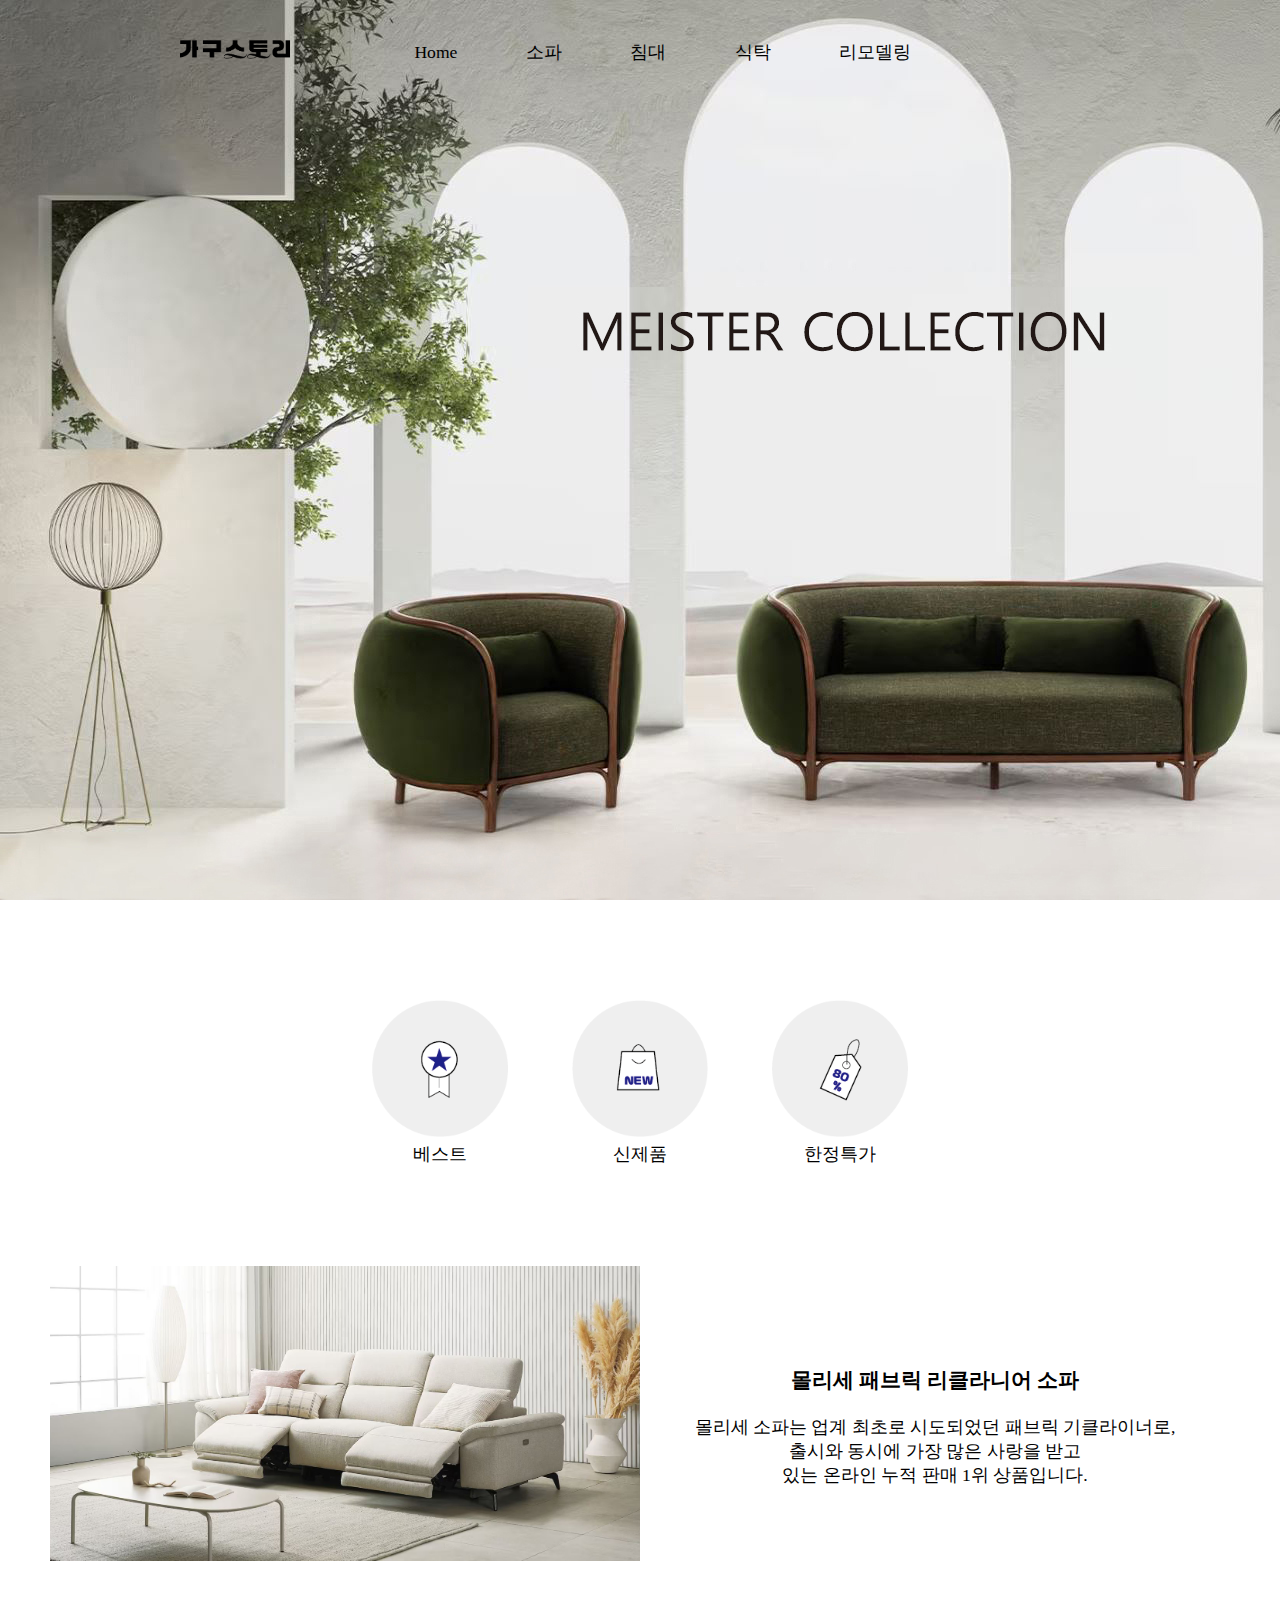
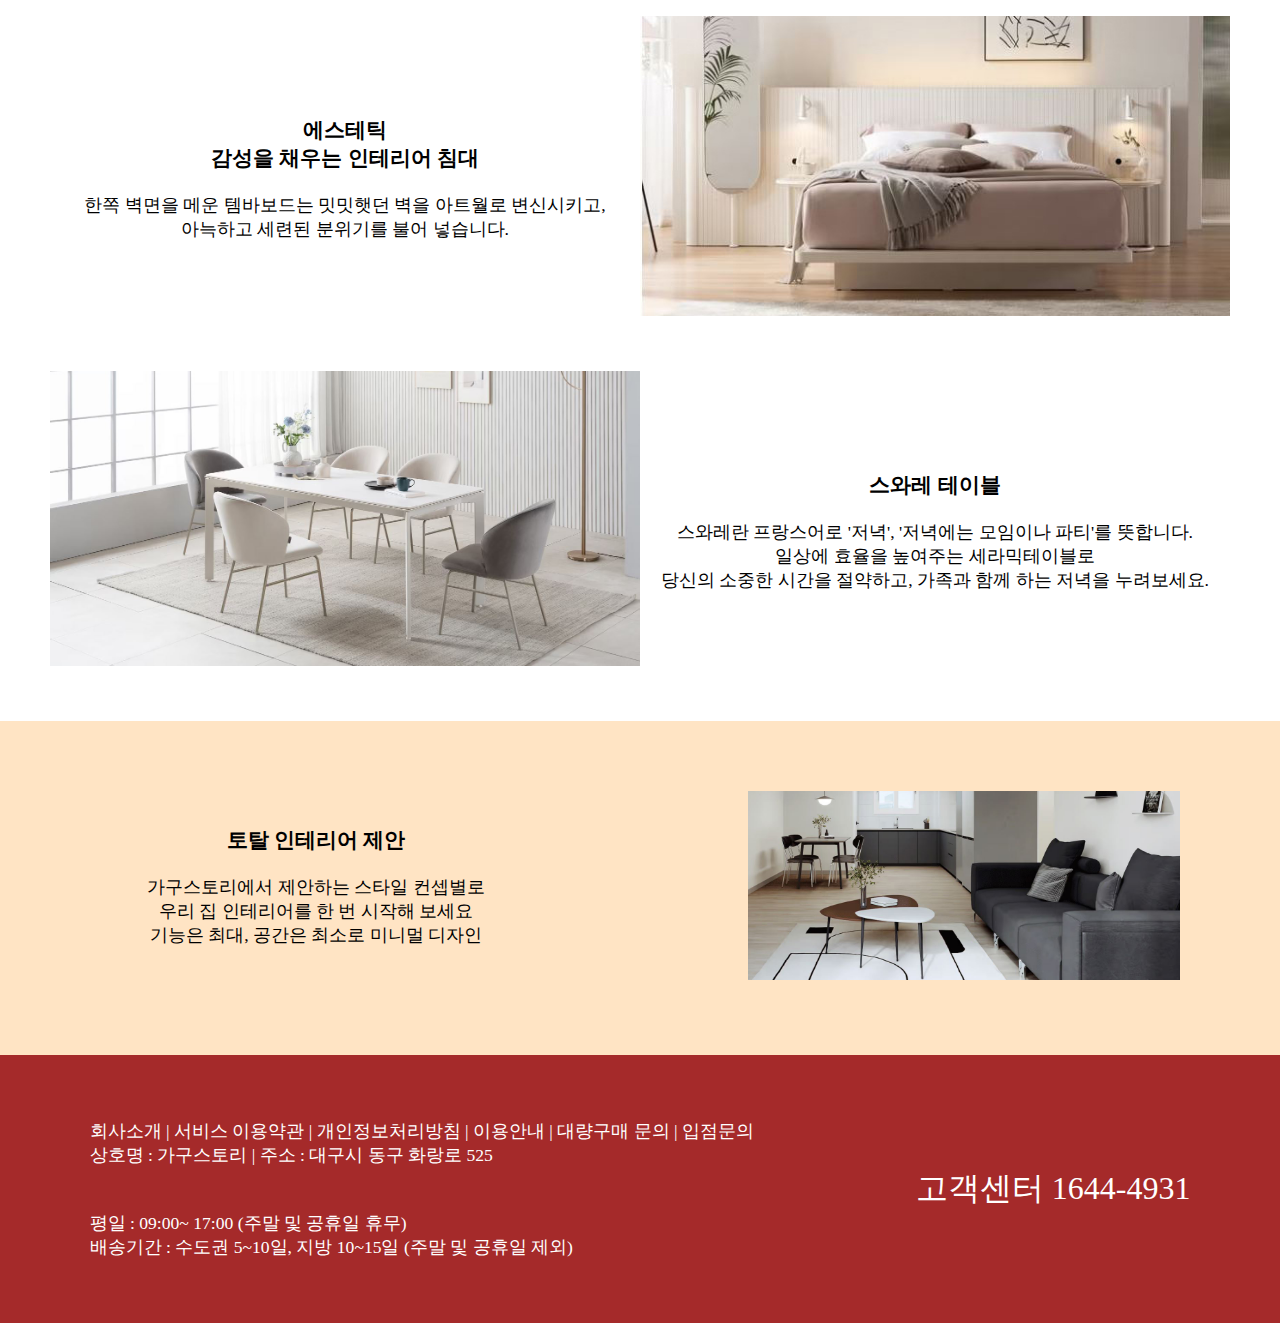
<file: project1/index.html>
<!DOCTYPE html>
<html lang="ko">
  <head>
    <meta charset="UTF-8" />
    <meta name="viewport" content="width:device-width, initial-scale=1.0" />
    <title>furniture</title>
    <link rel="stylesheet" href="furniture.css" />
    <style></style>
  </head>

  <body>
    <main>
      <header>
        <div class="logo">
          <img src="img/furniterestory.png" />
        </div>
        <nav>
          <ul>
            <li><a href="#"> Home </a></li>
            <li><a href="#"> 소파 </a></li>
            <li><a href="#"> 침대 </a></li>
            <li><a href="#"> 식탁 </a></li>
            <li><a href="#"> 리모델링 </a></li>
          </ul>
        </nav>
      </header>
    </main>
    <div class="ct1">
      <div class="c1">
        <img src="img/best.png" />
        <p>베스트</p>
      </div>
      <div class="c1">
        <img src="img/new.png" />
        <p>신제품</p>
      </div>
      <div class="c1">
        <img src="img/sale.png" />
        <p>한정특가</p>
      </div>
    </div>
    <div class="box1">
      <div class="box1-img">
        <img src="img/sofa.jpg" />
      </div>
      <div class="box1-text">
        <h3>몰리세 패브릭 리클라니어 소파</h3>
        <br />
        <p>
          몰리세 소파는 업계 최초로 시도되었던 패브릭 기클라이너로,<br />
          출시와 동시에 가장 많은 사랑을 받고 <br />
          있는 온라인 누적 판매 1위 상품입니다.
        </p>
      </div>
    </div>
    <div class="box1">
      <div class="box1-text">
        <h3>
          에스테틱 <br />
          감성을 채우는 인테리어 침대
        </h3>
        <br />
        <p>
          한쪽 벽면을 메운 템바보드는 밋밋햇던 벽을 아트월로 변신시키고,<br />
          아늑하고 세련된 분위기를 불어 넣습니다.
        </p>
      </div>
      <div class="box1-img">
        <img src="img/bed.jpg" />
      </div>
    </div>
    <div class="box1">
      <div class="box1-img">
        <img src="img/table.jpg" />
      </div>
      <div class="box1-text">
        <h3>스와레 테이블</h3>
        <br />
        <p>
          스와레란 프랑스어로 '저녁', '저녁에는 모임이나 파티'를 뜻합니다.<br />
          일상에 효율을 높여주는 세라믹테이블로 <br />
          당신의 소중한 시간을 절약하고, 가족과 함께 하는 저녁을 누려보세요.
        </p>
      </div>
    </div>
    <div class="ct2-bg">
      <div class="ct2 wrap">
        <div class="c2-left">
          <h3>토탈 인테리어 제안</h3>
          <br />
          <p>
            가구스토리에서 제안하는 스타일 컨셉별로 <br />
            우리 집 인테리어를 한 번 시작해 보세요 <br />
            기능은 최대, 공간은 최소로 미니멀 디자인
          </p>
        </div>
        <div class="c2-right">
          <img src="img/interior.jpg" />
        </div>
      </div>
    </div>

    <footer>
      <p>
        회사소개 | 서비스 이용약관 | 개인정보처리방침 | 이용안내 | 대량구매 문의
        | 입점문의 <br />
        상호명 : 가구스토리 | 주소 : 대구시 동구 화랑로 525
      </p>
      <p class="p-right">고객센터 1644-4931</p>
      <p>
        평일 : 09:00~ 17:00 (주말 및 공휴일 휴무) <br />
        배송기간 : 수도권 5~10일, 지방 10~15일 (주말 및 공휴일 제외)
      </p>
    </footer>
  </body>
</html>
</file>
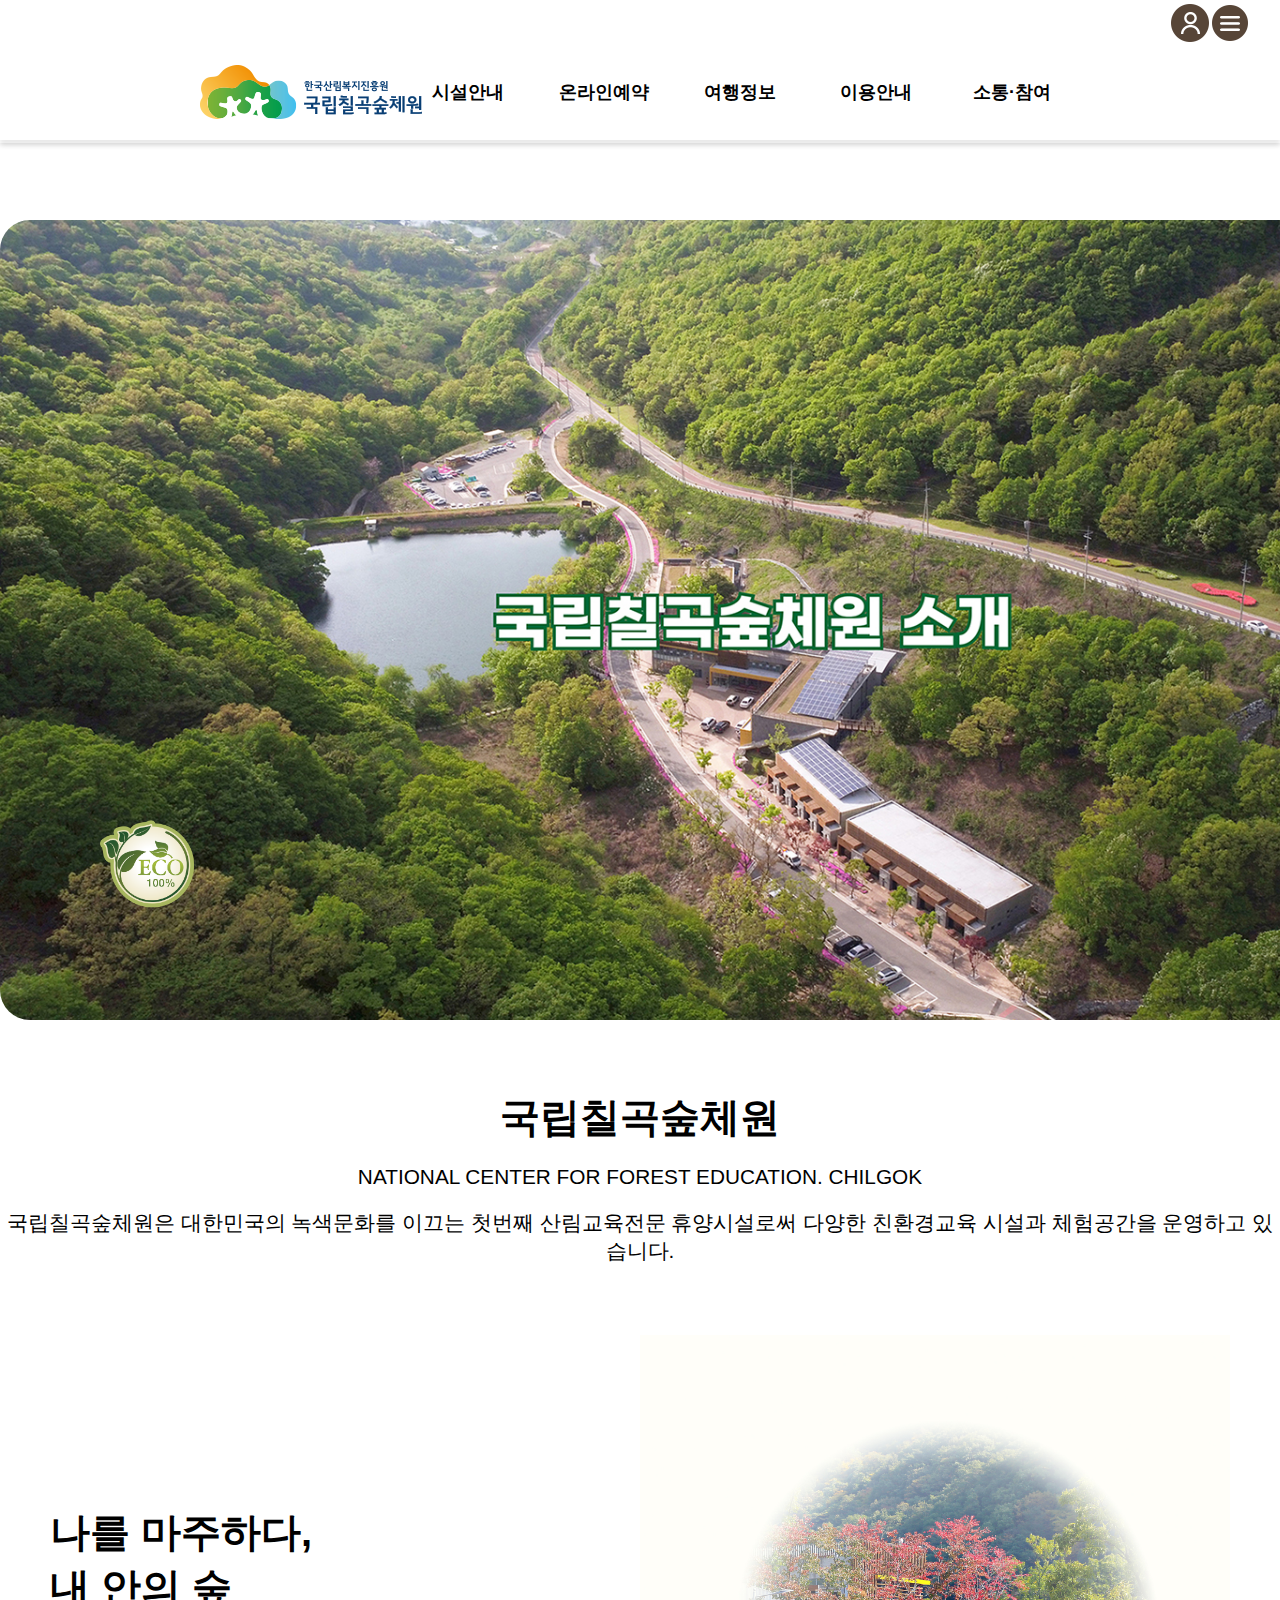
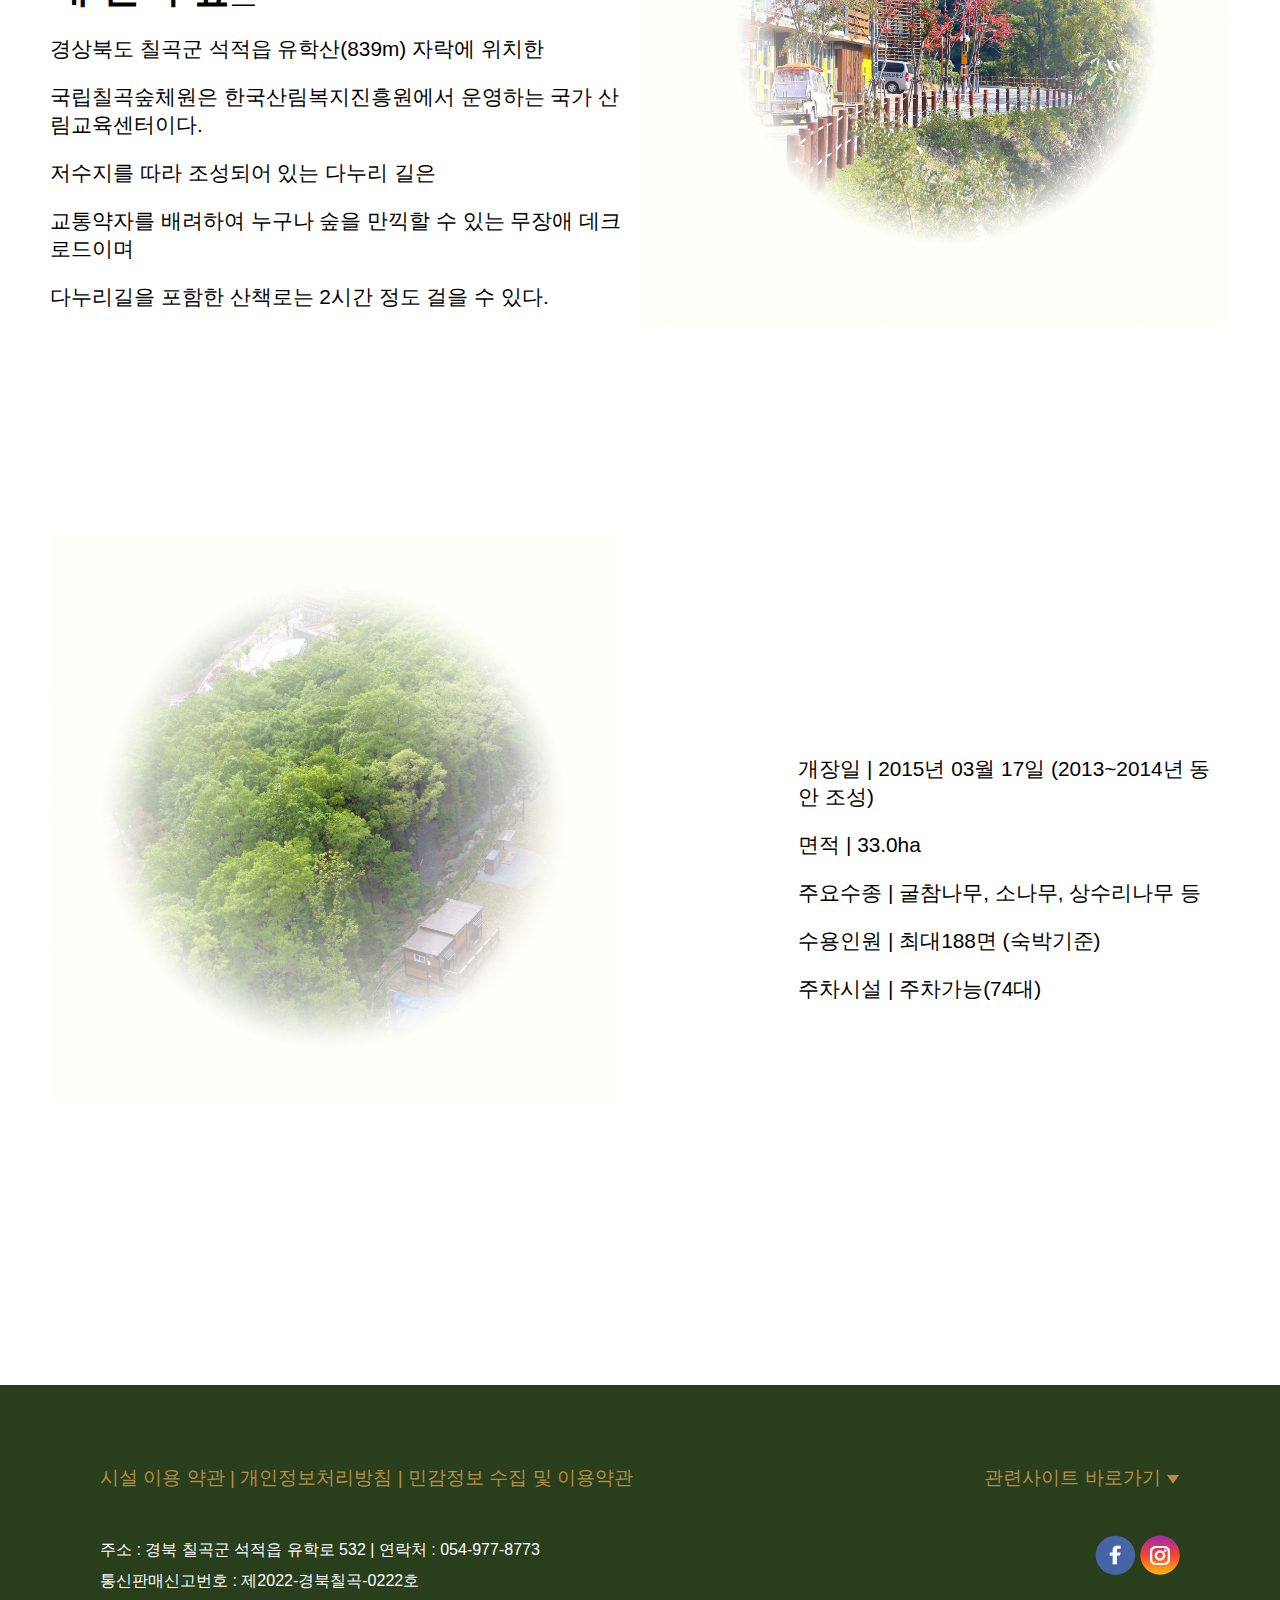
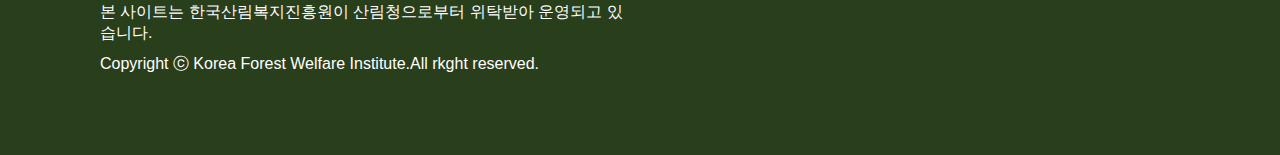
<file: project2/subpage.html>
<!DOCTYPE html>
<html lang="en">
  <head>
    <meta charset="UTF-8" />
    <meta name="viewport" content="width=device-width, initial-scale=1.0" />
    <title>Document</title>
    <link rel="stylesheet" href="gnb.css" />
    <link rel="stylesheet" href="subpage.css" />
    <link
      rel="stylesheet"
      href="https://cdn.jsdelivr.net/npm/swiper@11/swiper-bundle.min.css"
    />

    <style></style>
  </head>

  <body>
    <main>
      <div class="top">
        <img src="img/Mypage.png" />
        <img src="img/sitemap.png" />
      </div>

      <header>
        <div class="head-wrap">
          <div class="row">
            <div class="head clear">
              <div class="logo">
                <a href="index.html">
                  <img src="img/logo.png" />
                </a>
              </div>
              <nav class="gnb">
                <ul class="clear">
                  <li>
                    <a href="#"> 시설안내 </a>
                    <ul class="submenu">
                      <li><a href="#"> 숲체원소개 </a></li>
                      <li><a href="#"> 숙박시설 </a></li>
                      <li><a href="#"> 부대시설 </a></li>
                    </ul>
                  </li>
                  <li>
                    <a href="#"> 온라인예약 </a>
                    <ul class="submenu">
                      <li><a href="#"> 프로그램예약 </a></li>
                      <li><a href="#"> 숙박예약 </a></li>
                      <li><a href="#"> 월별예약조회 </a></li>
                    </ul>
                  </li>
                  <li>
                    <a href="#"> 여행정보 </a>
                    <ul class="submenu">
                      <li><a href="#"> 관광정보 </a></li>
                    </ul>
                  </li>
                  <li>
                    <a href="#"> 이용안내 </a>
                    <ul class="submenu">
                      <li><a href="#"> 이용안내 </a></li>
                      <li><a href="#"> 이용요금 </a></li>
                      <li><a href="#"> 환불규정</a></li>
                    </ul>
                  </li>
                  <li>
                    <a href="#"> 소통·참여 </a>
                    <ul class="submenu">
                      <li><a href="#"> 공지사항 </a></li>
                      <li><a href="#"> 행사/이벤트 </a></li>
                      <li><a href="#"> FAQ </a></li>
                    </ul>
                  </li>
                </ul>
              </nav>
              <div id="barMenu">
                <div class="bar"></div>
              </div>
            </div>
            <!--.head-->
          </div>
          <!--.row-->
        </div>
        <!--.head wrap-->
        <div id="gnbBg"></div>
      </header>
    </main>
    <!-- main close -->

    <div class="ct1">
      <div class="c1">
        <img src="img/eco.png" class="jumping-image" />
      </div>
    </div>

    <div class="text1">
      <h1>국립칠곡숲체원</h1>
      <p>NATIONAL CENTER FOR FOREST EDUCATION. CHILGOK</p>
      <p>
        국립칠곡숲체원은 대한민국의 녹색문화를 이끄는 첫번째 산림교육전문
        휴양시설로써 다양한 친환경교육 시설과 체험공간을 운영하고 있습니다.
      </p>
    </div>

    <div class="ct2">
      <div class="c2-left">
        <h1>
          나를 마주하다,<br />
          내 안의 숲_
        </h1>
        <p>경상북도 칠곡군 석적읍 유학산(839m) 자락에 위치한</p>
        <p>
          국립칠곡숲체원은 한국산림복지진흥원에서 운영하는 국가
          산림교육센터이다.
        </p>
        <p>저수지를 따라 조성되어 있는 다누리 길은</p>
        <p>
          교통약자를 배려하여 누구나 숲을 만끽할 수 있는 무장애 데크로드이며
        </p>
        <p>다누리길을 포함한 산책로는 2시간 정도 걸을 수 있다.</p>
      </div>
      <div class="c2-right">
        <img src="img/woods2.jpg" />
      </div>
    </div>

    <div class="ct3">
      <div class="c3-left">
        <img src="img/woods3.jpg" />
      </div>
      <div class="c3-right">
        <p>개장일 | 2015년 03월 17일 (2013~2014년 동안 조성)</p>
        <p>면적 | 33.0ha</p>
        <p>주요수종 | 굴참나무, 소나무, 상수리나무 등</p>
        <p>수용인원 | 최대188면 (숙박기준)</p>
        <p>주차시설 | 주차가능(74대)</p>
      </div>
    </div>

    <footer>
      <div class="f-top">
        <div class="ft-left">
          <p>시설 이용 약관 | 개인정보처리방침 | 민감정보 수집 및 이용약관</p>
        </div>
        <div class="ft-right">
          <p>
            관련사이트 바로가기
            <img src="img/Menu_drop.png" />
          </p>
        </div>
      </div>
      <div class="f-bottom">
        <div class="fb-left">
          <p>주소 : 경북 칠곡군 석적읍 유학로 532 | 연락처 : 054-977-8773</p>
          <p>통신판매신고번호 : 제2022-경북칠곡-0222호</p>
          <p>
            본 사이트는 한국산림복지진흥원이 산림청으로부터 위탁받아 운영되고
            있습니다.
          </p>
          <p>Copyright ⓒ Korea Forest Welfare Institute.All rkght reserved.</p>
        </div>
        <div class="fb-right">
          <img src="img/foot-sns02.png" /> <img src="img/foot-sns04.png" />
        </div>
      </div>
    </footer>

    <script
      type="text/javascript"
      src="https://ajax.googleapis.com/ajax/libs/jquery/1.12.4/jquery.min.js"
    ></script>
    <script type="text/javascript" src="fullnav.js"></script>
  </body>
</html>
</file>
<file: project1/furniture.css>
* {
  margin: 0;
  padding: 0;
  box-sizing: border-box;
}

a {
  color: black;
  text-decoration: none;
}

li {
  list-style: none;
}

body {
  color: black;
  font-size: 1.1rem;
}

.wrap {
  max-width: 1600px;
  margin: auto;
}

main {
  width: 100vw;
  height: 100vh;
  background: url(img/main.jpg) no-repeat;
  background-size: cover;
}

header {
  max-width: 1000px;
  margin: auto;
  padding: 2.5rem;
  display: flex;
  justify-content: flex-start;
}

.logo {
  width: 12%;
  min-width: 100px;
  margin-right: 10%;
}

.logo img {
  width: 100%;
}

nav ul {
  width: max-content;
}

nav ul li {
  display: inline-block;
  margin: 0 2rem;
}

.box1,
.ct1,
.ct2 {
  display: flex;
  justify-content: space-between;
  text-align: center;
}

.ct1 {
  max-width: 600px;
  margin: 100px auto;
  justify-content: space-between;
}

.c1 {
  margin: 0 2rem;
}

.c1 img {
  width: 100%;
}

.box1 {
  margin: 50px;
}

.box1-img {
  width: 50%;
}

.box1 img {
  width: 100%;
}

.box1-text {
  width: 50%;
  padding-top: 100px;
}

.ct2-bg {
  margin-top: 50px;
  padding: 70px 100px;
  background: bisque;
}

.c2-left {
  width: 40%;
  padding-top: 35px;
}

.c2-right {
  width: 40%;
}

.c2-right img {
  width: 100%;
}

footer {
  background: brown;
  padding: 5% 7%;
  color: white;
}

.p-right {
  font-size: 2rem;
  text-align: right;
}

@media (max-width: 600px) {
  .wrap {
    width: 96%;
    margin: 0rem auto;
  }

  body {
    font-size: 0.6rem;
  }

  header {
    flex-direction: column;
    flex-wrap: wrap;
    gap: 1.2rem;
  }

  .logo {
    margin: auto;
  }

  .nav ul {
    width: max-content;
    margin: auto;
  }

  nav ul li {
    margin: 0 1.3rem;
  }

  nav ul li a {
    font-size: 1.1rem;
  }

  main {
    height: 600px;
  }

  .ct1 {
    margin: 70px 0;
  }

  .box1,
  .ct2 {
    width: 96%;
    margin: auto;
  }

  .box1 {
    margin: 30px 0;
  }

  .box1-img,
  .box2-text {
    width: 50%;
  }

  .box1-text {
    padding: 0% 3%;
    padding-top: 1.5%;
  }

  .ct2-bg {
    padding: 1rem 1.8rem;
  }

  .c2-left {
    padding-top: 0.5%;
    font-size: 0.58rem;
  }

  .p-right {
    font-size: 0.8rem;
    text-align: left;
  }
}
</file>
<file: project2/gnb.css>
.clear::before,
.clear::after {
  content: "";
  display: block;
  clear: both;
}

header {
  z-index: 9;
  width: 100%;
  height: 95px;
  /* gnbBg의 기준점 */
  position: absolute;
  top: 5%;
  left: 50%;
  transform: translateX(-50%);
}

.head-wrap {
  background-color: rgba(255, 255, 255, 0.5);
  width: 100%;
  margin: 0 auto;
  /* background-color: rgba(0,0,0,0.1);   */
}
.row {
  padding: 0 200px;
}

/* pc 네비게이션 */
@media (min-width: 960px) {
  .head .logo {
    padding: 20px 0;
    width: 184px;
    float: left;
  }
  .head .gnb {
    float: right;
  }

  .head .gnb > ul {
  }
  .head .gnb > ul > li {
    width: 136px;
    padding: 35px 0;
    float: left;
    /* 가상요소 기준점 */
    position: relative;
  }
  /* li 가상요소 */
  .head .gnb > ul > li::after {
    content: "";
    position: absolute;
    left: 0;
    bottom: 20px;
    width: 100%;
    height: 3px;
    background-color: #193a6f;
    /* 마우스 오버 시 파란 줄 나오게하기 */
    transform: scaleX(0);
    transition: all 0.3s;
  }
  .head .gnb > ul > li:hover::after {
    /* 마우스 오버 시 파란 줄 나오게하기 */
    transform: scaleX(100%);
  }
  .head .gnb > ul > li > a {
    display: block;
    font-size: 18px;
    font-weight: bold;
    text-align: center;
  }
  .head .gnb > ul > li > .submenu {
    position: absolute;
    left: 0;
    top: 95px;
    /* background-color: #ccc; */
    width: 100%;
    z-index: 10;
    display: none;
  }
  .head .gnb > ul > li > .submenu > li {
  }
  .head .gnb > ul > li > .submenu > li > a {
    display: block;
    font-size: 16px;
    font-weight: 500;
    text-align: center;
    padding: 20px 0;
  }

  #gnbBg {
    width: 100%;
    height: 250px;
    background-color: rgba(255, 255, 255, 0.5);
    position: absolute;
    left: 50%;
    top: 99px;
    transform: translateX(-50%);
    z-index: 9;
    display: none;
  }
}

/* 모바일 네비게이션 */
@media (max-width: 960px) {
  .head-wrap {
    background-color: transparent;
  }
  .row {
    padding: 0 20px;
  }
  .head .logo {
    width: 20%;
    margin: auto;
    height: 95px;
    display: flex;
    justify-content: center;
    align-items: center;
  }
  .head .gnb {
    /* container에 기준점 미리 잡아놓음 */
    position: absolute;
    left: -400px;
    top: -27px;
    padding-top: 150px;
    width: 250px;
    height: 100vh;
    background-color: rgba(0, 0, 0, 0.1);
    transition: 0.5s;
  }
  .head .gnb.open {
    left: -80px;
  }
  .head > .gnb > ul {
  }
  .head > .gnb > ul > li {
    width: 100%;
  }
  .head > .gnb > ul > li > a {
    display: block;
    font-size: 16px;
    font-weight: bold;
    padding: 15px 30px;
  }
  .head > .gnb > ul > li > .submenu {
    display: none;
    height: auto;
  }
  .head > .gnb > ul > li > .submenu > li {
  }
  .head > .gnb > ul > li > .submenu > li > a {
    display: block;
    font-size: 14px;
    padding: 10px 60px;
  }
  .head .head-right {
    display: none;
  }

  #barMenu {
    width: 40px;
    height: 25px;
    /* background-color: #ccc; */
    /* container에 이미 realative 기준점 있음*/
    position: absolute;
    top: 30px;
    left: -50px;
    cursor: pointer;
  }
  #barMenu .bar {
    width: 40px;
    height: 4px;
    background-color: #1d1d1f;
    /* bar::before, after 기준점 */
    position: relative;
  }
  #barMenu .bar::before,
  #barMenu .bar::after {
    content: "";
    position: absolute;
    width: 40px;
    height: 4px;
    background-color: #1d1d1f;
    left: 0;
    top: 10px;
  }
  #barMenu .bar::after {
    top: 20px;
  }
}
</file>
<file: project2/subpage.css>
* {
  margin: 0;
  padding: 0;
  box-sizing: border-box;
}
a {
  color: black;
  text-decoration: none;
  font-weight: bold;
}
li {
  list-style: none;
}
body {
  color: black;
  font-family: sans-serif;
}
.wrap {
  max-width: 1920px;
  margin: auto;
}

main {
  width: 100vw;
  height: 150px;
}

.top {
  width: 100vw;
  display: flex;
  justify-content: flex-end;
  padding: 0px 30px;
  margin-top: 0.2%;
  position: absolute;
  z-index: 8;
  right: 0;
}

header {
  box-shadow: 0px 5px 5px lightgray;
}

.text {
  text-align: center;
  font-size: 1.7rem;
}

.text1,
.text2 {
  text-align: center;
  margin: 70px 0;
}

.ct1 {
  width: 1500px;
  height: 800px;
  margin: auto;
  background: url(img/woods.jpg) no-repeat;
  background-size: 100%;
  margin-top: 70px;
  border-radius: 30px;
}

.c1 {
  padding-left: 100px;
  padding-top: 600px;
}
/* 점프하는 이미지 */
.jumping-image {
  width: 100px;
  position: relative;
  animation: jump 1s infinite ease-in-out;
}
@keyframes jump {
  0%,
  100% {
    bottom: 0;
  }
  50% {
    bottom: 10px;
  }
}

.ct2,
.ct3 {
  display: flex;
  justify-content: center;
  margin: 50px;
}

.c2-left,
.c2-right,
.c3-left,
.c3-right {
  width: 750px;
  height: 750px;
}

.c2-right img,
.c3-left img {
  width: 100%;
}

.c2-right:hover,
.c3-left:hover {
  transform: scale(1.2);
}

h1 {
  font-size: 2.5rem;
}

.text1 p,
.c2-left p,
.c3-right p {
  font-size: 1.3rem;
  margin: 20px 0;
}

.c2-left {
  padding-top: 170px;
}

.c3-right {
  padding-top: 200px;
  padding-left: 180px;
}

footer {
  height: 370px;
  background-color: rgb(41, 62, 27);
  justify-content: space-between;
  padding: 50px 100px;
  margin-top: 100px;
}
.f-top,
.f-bottom {
  display: flex;
  justify-content: space-between;
  margin: 30px 0;
}
.ft-left {
  width: 675px;
  height: 40px;
  font-size: 1.2rem;
}
.ft-left p {
  color: rgb(181, 141, 70);
}
.ft-right {
  width: 300px;
  height: 40px;
  text-align: right;
  font-size: 1.2rem;
}
.ft-right p {
  color: rgb(181, 141, 70);
}
.fb-left {
  width: 530px;
  height: 150px;
}
.fb-left p {
  padding: 5px 0;
  color: white;
}
.fb-right {
  width: 120px;
  height: 70px;
  text-align: right;
}

.swiper {
  width: 100%;
  height: 100%;
}

.swiper-slide {
  text-align: center;
  font-size: 18px;
  background: #fff;
  display: flex;
  justify-content: center;
  align-items: center;
}

.swiper-slide img {
  display: block;
  width: 100%;
  height: 100%;
  object-fit: cover;
}

.swiper {
  margin-left: auto;
  margin-right: auto;
}
</file>
